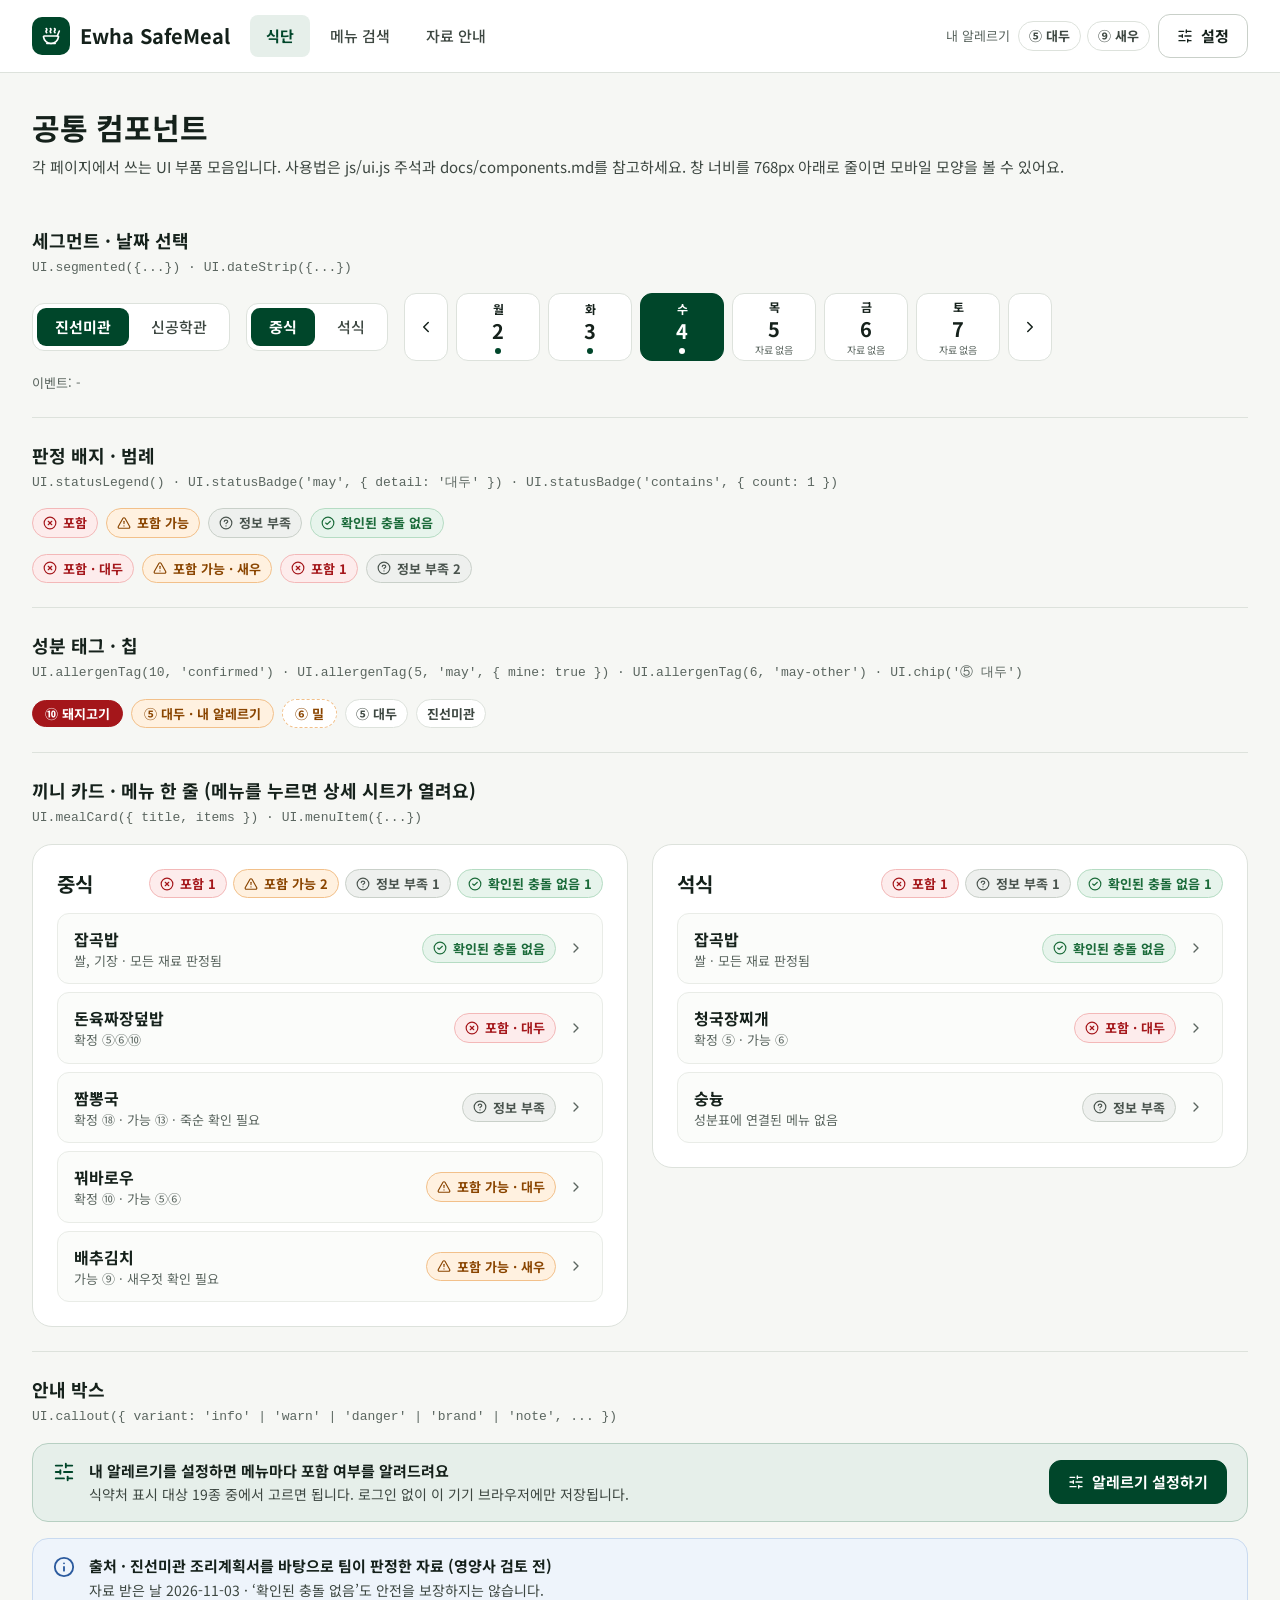
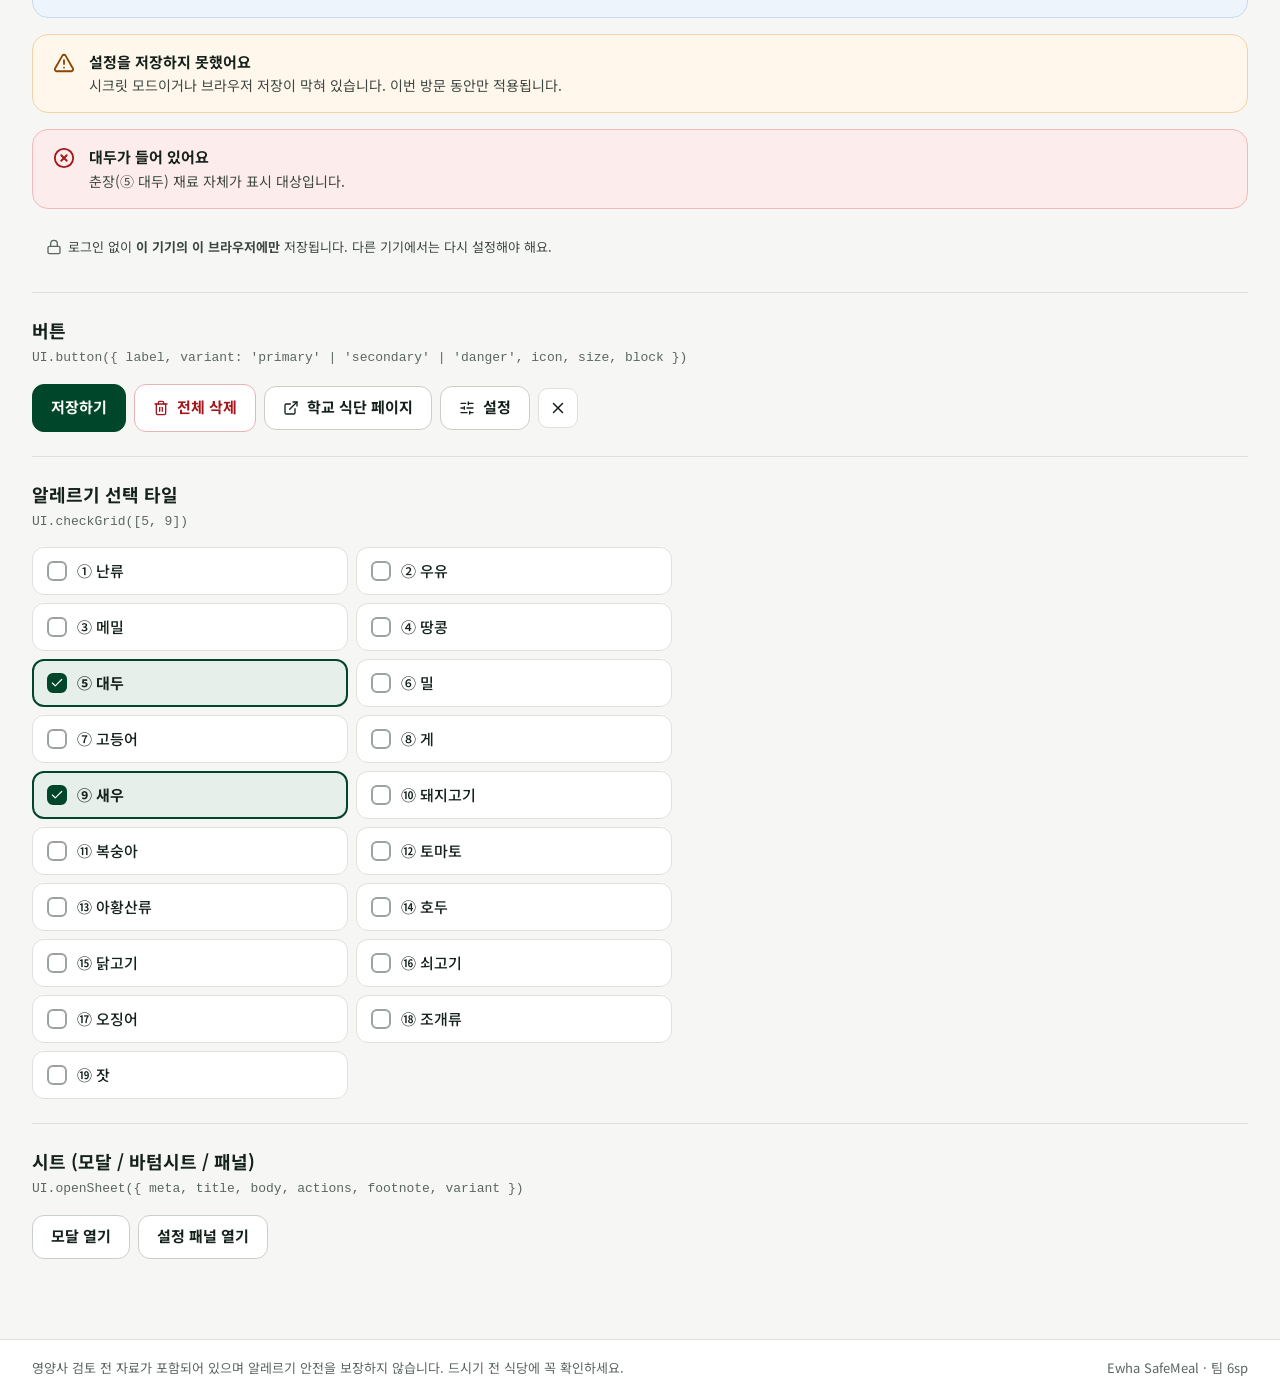
<file: components.html>
<!DOCTYPE html>
<html lang="ko">
<head>
  <meta charset="UTF-8">
  <meta name="viewport" content="width=device-width, initial-scale=1.0">
  <title>공통 컴포넌트 | Ewha SafeMeal</title>
  <link rel="preconnect" href="https://fonts.googleapis.com">
  <link rel="preconnect" href="https://fonts.gstatic.com" crossorigin>
  <link href="https://fonts.googleapis.com/css2?family=Noto+Sans+KR:wght@400;500;700&display=swap" rel="stylesheet">
  <link rel="stylesheet" href="css/tokens.css">
  <link rel="stylesheet" href="css/base.css">
  <link rel="stylesheet" href="css/components.css">
  <style>
    /* 이 페이지(미리보기) 전용 스타일 */
    .demo { padding: 24px 0; border-top: 1px solid var(--color-border); }
    .demo:first-of-type { border-top: 0; }
    .demo > h2 { font-size: 18px; font-weight: 700; margin-bottom: 4px; }
    .demo > code { display: block; margin-bottom: 16px; font-size: 13px; color: var(--color-text-3); }
    .demo-box { max-width: 640px; }
    .demo-row { display: flex; flex-wrap: wrap; align-items: center; gap: 16px; }
  </style>
</head>
<body>
  <main class="page container">
    <div class="page-head">
      <h1 class="page-title">공통 컴포넌트</h1>
      <p class="page-desc">각 페이지에서 쓰는 UI 부품 모음입니다. 사용법은 js/ui.js 주석과 docs/components.md를 참고하세요. 창 너비를 768px 아래로 줄이면 모바일 모양을 볼 수 있어요.</p>
    </div>

    <section class="demo">
      <h2>세그먼트 · 날짜 선택</h2>
      <code>UI.segmented({...}) · UI.dateStrip({...})</code>
      <div class="demo-row" id="demo-controls"></div>
      <p class="text-sm text-muted" id="demo-event-log" style="margin-top:12px">이벤트: -</p>
    </section>

    <section class="demo">
      <h2>판정 배지 · 범례</h2>
      <code>UI.statusLegend() · UI.statusBadge('may', { detail: '대두' }) · UI.statusBadge('contains', { count: 1 })</code>
      <div class="stack" id="demo-status"></div>
    </section>

    <section class="demo">
      <h2>성분 태그 · 칩</h2>
      <code>UI.allergenTag(10, 'confirmed') · UI.allergenTag(5, 'may', { mine: true }) · UI.allergenTag(6, 'may-other') · UI.chip('⑤ 대두')</code>
      <div class="cluster" id="demo-tags"></div>
    </section>

    <section class="demo">
      <h2>끼니 카드 · 메뉴 한 줄 (메뉴를 누르면 상세 시트가 열려요)</h2>
      <code>UI.mealCard({ title, items }) · UI.menuItem({...})</code>
      <div class="meal-grid" id="demo-meals"></div>
    </section>

    <section class="demo">
      <h2>안내 박스</h2>
      <code>UI.callout({ variant: 'info' | 'warn' | 'danger' | 'brand' | 'note', ... })</code>
      <div class="stack" id="demo-callouts"></div>
    </section>

    <section class="demo">
      <h2>버튼</h2>
      <code>UI.button({ label, variant: 'primary' | 'secondary' | 'danger', icon, size, block })</code>
      <div class="cluster" id="demo-buttons"></div>
    </section>

    <section class="demo">
      <h2>알레르기 선택 타일</h2>
      <code>UI.checkGrid([5, 9])</code>
      <div class="demo-box" id="demo-checks"></div>
    </section>

    <section class="demo">
      <h2>시트 (모달 / 바텀시트 / 패널)</h2>
      <code>UI.openSheet({ meta, title, body, actions, footnote, variant })</code>
      <div class="cluster" id="demo-sheets"></div>
    </section>
  </main>

  <script src="js/icons.js"></script>
  <script src="js/constants.js"></script>
  <script src="js/ui.js"></script>
  <script>
    UI.mountLayout({ active: 'menu' });
    UI.setHeaderAllergens([5, 9]);
    const $ = (id) => document.getElementById(id);

    // 세그먼트 · 날짜
    $('demo-controls').innerHTML =
      UI.segmented({
        name: 'cafeteria', value: 'jinsunmi', label: '식당 선택',
        options: SM.CAFETERIAS.map((c) => ({ value: c.id, label: c.name })),
      }) +
      UI.segmented({
        name: 'meal', value: 'lunch', label: '끼니 선택',
        options: [{ value: 'lunch', label: '중식' }, { value: 'dinner', label: '석식' }],
      }) +
      UI.dateStrip({
        selected: '2026-11-04',
        days: [
          { date: '2026-11-02', dow: '월', day: 2, hasData: true },
          { date: '2026-11-03', dow: '화', day: 3, hasData: true },
          { date: '2026-11-04', dow: '수', day: 4, hasData: true },
          { date: '2026-11-05', dow: '목', day: 5, hasData: false },
          { date: '2026-11-06', dow: '금', day: 6, hasData: false },
          { date: '2026-11-07', dow: '토', day: 7, hasData: false },
        ],
      });
    ['sm:segment', 'sm:date', 'sm:week'].forEach((name) =>
      document.addEventListener(name, (e) => { $('demo-event-log').textContent = `이벤트: ${name} ${JSON.stringify(e.detail)}`; })
    );

    // 배지
    $('demo-status').innerHTML =
      UI.statusLegend() +
      `<div class="cluster">${UI.statusBadge('contains', { detail: '대두' })}${UI.statusBadge('may', { detail: '새우' })}${UI.statusBadge('contains', { count: 1 })}${UI.statusBadge('unknown', { count: 2 })}</div>`;

    // 태그 · 칩
    $('demo-tags').innerHTML =
      UI.allergenTag(10, 'confirmed') + UI.allergenTag(5, 'may', { mine: true }) + UI.allergenTag(6, 'may-other') +
      UI.chip('⑤ 대두') + UI.chip('진선미관');

    // 끼니 카드 (Figma 01 화면 예시 데이터)
    const lunch = [
      { id: 'l1', name: '잡곡밥', desc: '쌀, 기장 · 모든 재료 판정됨', status: 'clear' },
      { id: 'l2', name: '돈육짜장덮밥', desc: '확정 ⑤⑥⑩', status: 'contains', statusDetail: '대두' },
      { id: 'l3', name: '짬뽕국', desc: '확정 ⑱ · 가능 ⑬ · 죽순 확인 필요', status: 'unknown' },
      { id: 'l4', name: '꿔바로우', desc: '확정 ⑩ · 가능 ⑤⑥', status: 'may', statusDetail: '대두' },
      { id: 'l5', name: '배추김치', desc: '가능 ⑨ · 새우젓 확인 필요', status: 'may', statusDetail: '새우' },
    ];
    const dinner = [
      { id: 'd1', name: '잡곡밥', desc: '쌀 · 모든 재료 판정됨', status: 'clear' },
      { id: 'd2', name: '청국장찌개', desc: '확정 ⑤ · 가능 ⑥', status: 'contains', statusDetail: '대두' },
      { id: 'd3', name: '숭늉', desc: '성분표에 연결된 메뉴 없음', status: 'unknown' },
    ];
    $('demo-meals').innerHTML = UI.mealCard({ title: '중식', items: lunch }) + UI.mealCard({ title: '석식', items: dinner });

    // 메뉴 클릭 → 상세 시트 (실제 내용은 장은서 님 상세 페이지에서)
    document.addEventListener('click', (e) => {
      const item = e.target.closest('[data-menu-id]');
      if (!item) return;
      const name = item.querySelector('.menu-item__name').textContent;
      UI.openSheet({
        meta: ['진선미관', '11월 4일 (수) 중식'],
        title: name,
        body:
          UI.callout({ variant: 'warn', title: '대두가 들어 있을 수 있어요', text: '냉동꿔바로우 제품의 원재료를 확인하지 못해 ‘포함 가능’으로 표시합니다.' }) +
          `<div><p class="section-label">내 알레르기 판정</p>
            ${UI.judgeRow({ allergenId: 5, desc: '포함 가능 목록에 있음', status: 'may' })}
            ${UI.judgeRow({ allergenId: 9, desc: '목록에는 없지만 가공품 확인 전', status: 'unknown' })}
          </div>` +
          `<div><p class="section-label">성분</p>
            ${UI.tagRow('확정', UI.allergenTag(10, 'confirmed'))}
            ${UI.tagRow('포함 가능', UI.allergenTag(5, 'may', { mine: true }) + UI.allergenTag(6, 'may-other'))}
          </div>` +
          `<div>${UI.infoRow('확인 필요 재료', '냉동꿔바로우 (가공품)')}${UI.infoRow('출처', '진선미관 조리계획서 기반 팀 판정 · 영양사 검토 전')}${UI.infoRow('자료 받은 날', '2026-11-03')}</div>`,
        actions:
          UI.button({ label: '학교 식단 페이지', icon: 'external-link', href: '#' }) +
          UI.button({ label: '닫기', variant: 'primary', attrs: { 'data-sheet-close': true } }),
        footnote: '‘확인된 충돌 없음’을 포함해 어떤 표시도 알레르기 안전을 보장하지 않습니다. 심한 알레르기가 있다면 드시기 전 식당에 확인하세요.',
      });
    });

    // 안내 박스
    $('demo-callouts').innerHTML =
      UI.callout({ variant: 'brand', title: '내 알레르기를 설정하면 메뉴마다 포함 여부를 알려드려요', text: '식약처 표시 대상 19종 중에서 고르면 됩니다. 로그인 없이 이 기기 브라우저에만 저장됩니다.', action: UI.button({ label: '알레르기 설정하기', variant: 'primary', icon: 'sliders', attrs: { 'data-open-settings': true } }) }) +
      UI.callout({ variant: 'info', title: '출처 · 진선미관 조리계획서를 바탕으로 팀이 판정한 자료 (영양사 검토 전)', text: '자료 받은 날 2026-11-03 · ‘확인된 충돌 없음’도 안전을 보장하지는 않습니다.' }) +
      UI.callout({ variant: 'warn', title: '설정을 저장하지 못했어요', text: '시크릿 모드이거나 브라우저 저장이 막혀 있습니다. 이번 방문 동안만 적용됩니다.' }) +
      UI.callout({ variant: 'danger', title: '대두가 들어 있어요', text: '춘장(⑤ 대두) 재료 자체가 표시 대상입니다.' }) +
      UI.callout({ variant: 'note', html: true, text: '로그인 없이 <b>이 기기의 이 브라우저에만</b> 저장됩니다. 다른 기기에서는 다시 설정해야 해요.' });

    // 버튼
    $('demo-buttons').innerHTML =
      UI.button({ label: '저장하기', variant: 'primary', size: 'lg' }) +
      UI.button({ label: '전체 삭제', variant: 'danger', icon: 'trash', size: 'lg' }) +
      UI.button({ label: '학교 식단 페이지', icon: 'external-link' }) +
      UI.button({ label: '설정', icon: 'sliders' }) +
      UI.iconButton({ icon: 'close', label: '닫기' });

    // 체크 타일
    $('demo-checks').innerHTML = UI.checkGrid([5, 9]);

    // 시트
    $('demo-sheets').innerHTML =
      UI.button({ label: '모달 열기', attrs: { id: 'open-modal' } }) +
      UI.button({ label: '설정 패널 열기', attrs: { id: 'open-panel' } });
    $('open-modal').addEventListener('click', () =>
      UI.openSheet({ meta: ['진선미관'], title: '모달 예시', body: '<p>모바일에서는 아래에서 올라오는 바텀시트로 바뀌어요.</p>',
        actions: UI.button({ label: '닫기', variant: 'primary', attrs: { 'data-sheet-close': true } }) })
    );
    const openPanel = () =>
      UI.openSheet({
        variant: 'panel', title: '내 알레르기 설정',
        body: `<p class="page-desc">식약처 표시 대상 19종 중 피해야 하는 성분을 고르세요.</p>${UI.checkGrid([5, 9])}`,
        actions: UI.button({ label: '전체 삭제', variant: 'danger', icon: 'trash', size: 'lg' }) +
                 UI.button({ label: '저장하기', variant: 'primary', size: 'lg', attrs: { 'data-sheet-close': true, style: 'flex:1' } }),
      });
    $('open-panel').addEventListener('click', openPanel);
    document.addEventListener('sm:open-settings', openPanel);
  </script>
</body>
</html>
</file>
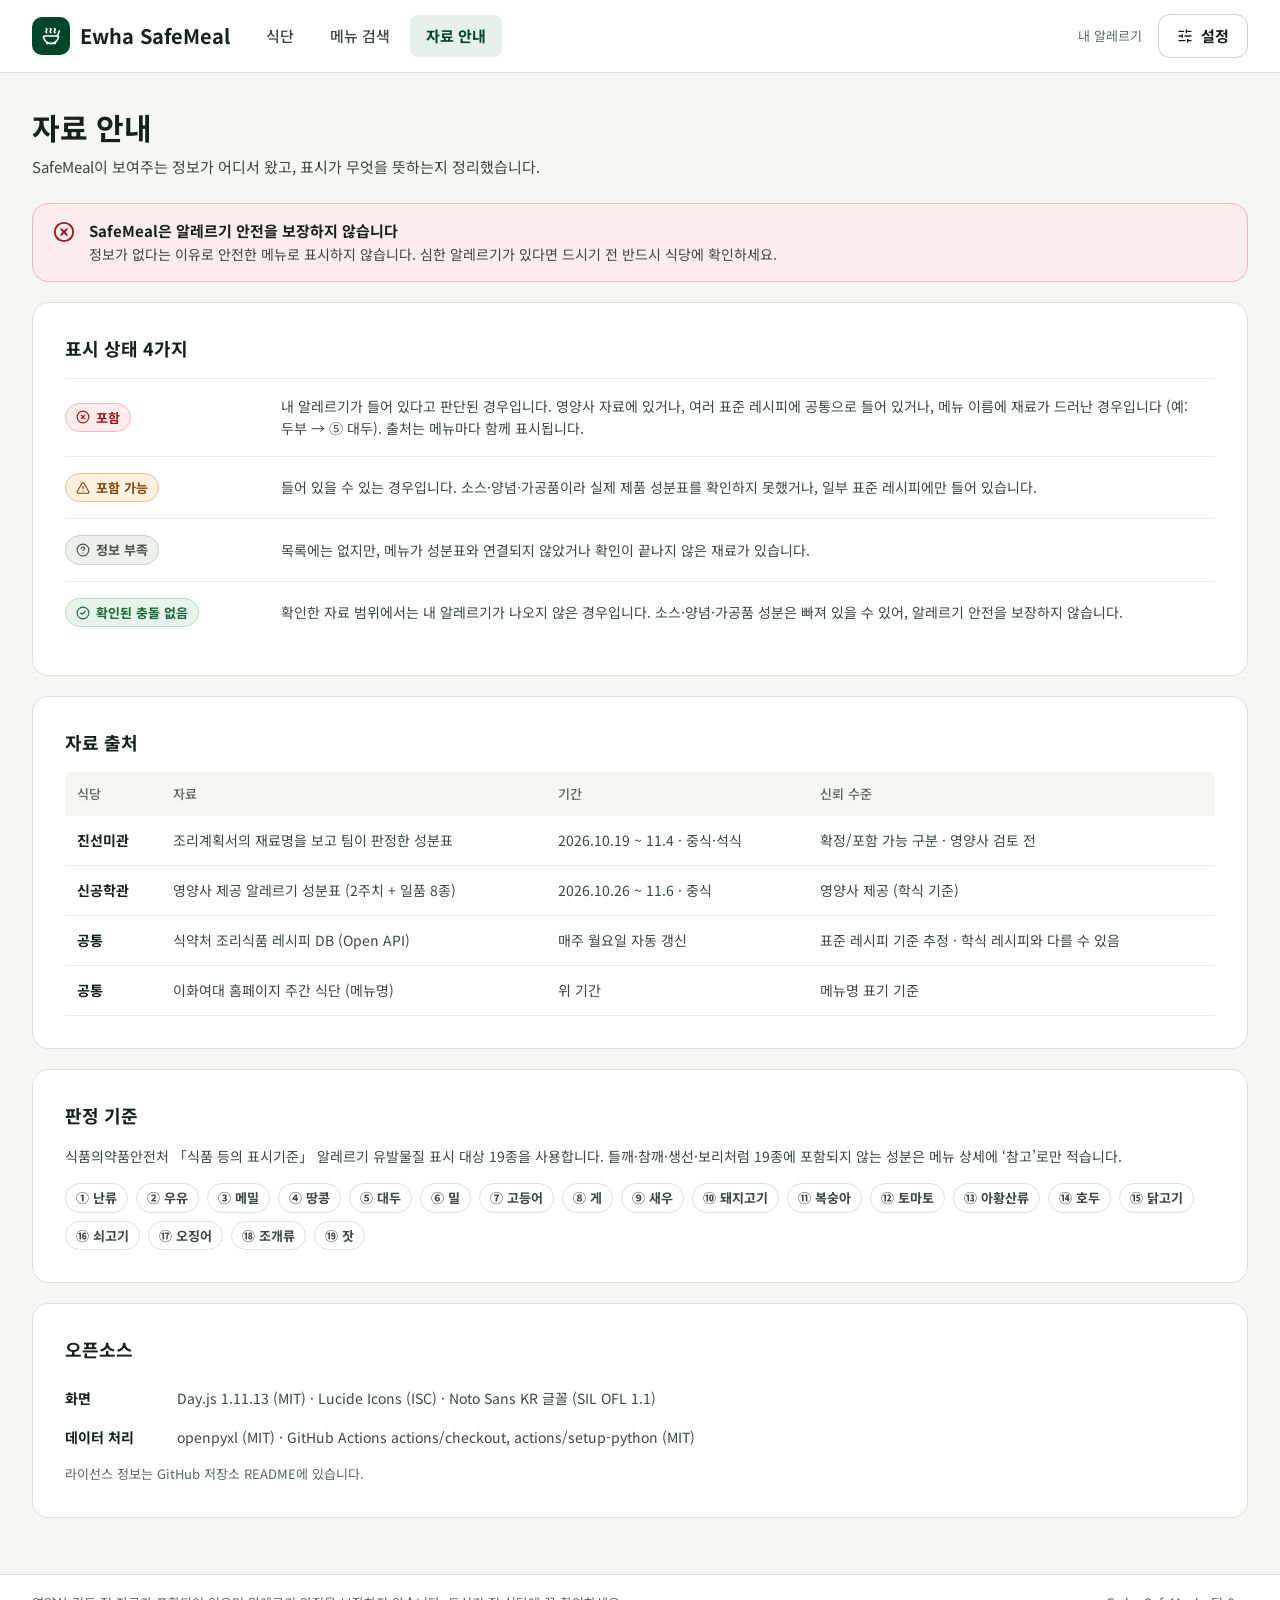
<file: guide.html>
<!DOCTYPE html>
<html lang="ko">
<head>
  <meta charset="UTF-8">
  <meta name="viewport" content="width=device-width, initial-scale=1.0">
  <title>자료 안내 | Ewha SafeMeal</title>
  <link rel="preconnect" href="https://fonts.googleapis.com">
  <link rel="preconnect" href="https://fonts.gstatic.com" crossorigin>
  <link href="https://fonts.googleapis.com/css2?family=Noto+Sans+KR:wght@400;500;700&display=swap" rel="stylesheet">
  <link rel="stylesheet" href="css/tokens.css">
  <link rel="stylesheet" href="css/base.css">
  <link rel="stylesheet" href="css/components.css">
  <link rel="stylesheet" href="css/pages/settings.css">
  <!-- 자료 안내 화면 전용 CSS (이채은) -->
  <link rel="stylesheet" href="css/pages/guide.css">
</head>
<body>
  <!-- 담당: 이채은 (자료 안내) -->
  <main class="page container" id="app">
    <div class="page-head">
      <h1 class="page-title">자료 안내</h1>
      <p class="page-desc">SafeMeal이 보여주는 정보가 어디서 왔고, 표시가 무엇을 뜻하는지 정리했습니다.</p>
    </div>

    <!-- 경고 박스, 상태 목록, 알레르기 칩은 js/pages/guide.js가 채움 -->
    <div class="guide">
      <div id="guide-warning"></div>

      <section class="guide-card" aria-labelledby="guide-status-title">
        <h2 class="guide-card__title" id="guide-status-title">표시 상태 4가지</h2>
        <ul class="status-list" id="guide-status-list"></ul>
      </section>

      <section class="guide-card" aria-labelledby="guide-source-title">
        <h2 class="guide-card__title" id="guide-source-title">자료 출처</h2>
        <table class="source-table">
          <thead>
            <tr>
              <th scope="col">식당</th>
              <th scope="col">자료</th>
              <th scope="col">기간</th>
              <th scope="col">신뢰 수준</th>
            </tr>
          </thead>
          <tbody>
            <tr>
              <td data-label="식당">진선미관</td>
              <td data-label="자료">조리계획서의 재료명을 보고 팀이 판정한 성분표</td>
              <td data-label="기간">2026.10.19 ~ 11.4 · 중식·석식</td>
              <td data-label="신뢰 수준">확정/포함 가능 구분 · 영양사 검토 전</td>
            </tr>
            <tr>
              <td data-label="식당">신공학관</td>
              <td data-label="자료">영양사 제공 알레르기 성분표 (2주치 + 일품 8종)</td>
              <td data-label="기간">2026.10.26 ~ 11.6 · 중식</td>
              <td data-label="신뢰 수준">영양사 제공 (학식 기준)</td>
            </tr>
            <tr>
              <td data-label="식당">공통</td>
              <td data-label="자료">식약처 조리식품 레시피 DB (Open API)</td>
              <td data-label="기간">매주 월요일 자동 갱신</td>
              <td data-label="신뢰 수준">표준 레시피 기준 추정 · 학식 레시피와 다를 수 있음</td>
            </tr>
            <tr>
              <td data-label="식당">공통</td>
              <td data-label="자료">이화여대 홈페이지 주간 식단 (메뉴명)</td>
              <td data-label="기간">위 기간</td>
              <td data-label="신뢰 수준">메뉴명 표기 기준</td>
            </tr>
          </tbody>
        </table>
      </section>

      <section class="guide-card" aria-labelledby="guide-rule-title">
        <h2 class="guide-card__title" id="guide-rule-title">판정 기준</h2>
        <p class="guide-card__text">
          식품의약품안전처 「식품 등의 표시기준」 알레르기 유발물질 표시 대상 19종을 사용합니다.
          들깨·참깨·생선·보리처럼 19종에 포함되지 않는 성분은 메뉴 상세에 ‘참고’로만 적습니다.
        </p>
        <div class="cluster allergen-chips" id="guide-allergens"></div>
      </section>

      <section class="guide-card" aria-labelledby="guide-oss-title">
        <h2 class="guide-card__title" id="guide-oss-title">오픈소스</h2>
        <dl class="oss-list">
          <div class="oss-list__row">
            <dt>화면</dt>
            <dd>Day.js 1.11.13 (MIT) · Lucide Icons (ISC) · Noto Sans KR 글꼴 (SIL OFL 1.1)</dd>
          </div>
          <div class="oss-list__row">
            <dt>데이터 처리</dt>
            <dd>openpyxl (MIT) · GitHub Actions actions/checkout, actions/setup-python (MIT)</dd>
          </div>
        </dl>
        <p class="guide-card__text oss-list__note">라이선스 정보는 GitHub 저장소 README에 있습니다.</p>
      </section>
    </div>
  </main>

  <script src="js/icons.js"></script>
  <script src="js/constants.js"></script>
  <script src="js/ui.js"></script>
  <script>UI.mountLayout({ active: 'guide' });</script>
  <script src="js/pages/settings.js"></script>
  <!-- 자료 안내 화면 전용 JS (이채은) -->
  <script src="js/pages/guide.js"></script>
</body>
</html>
</file>
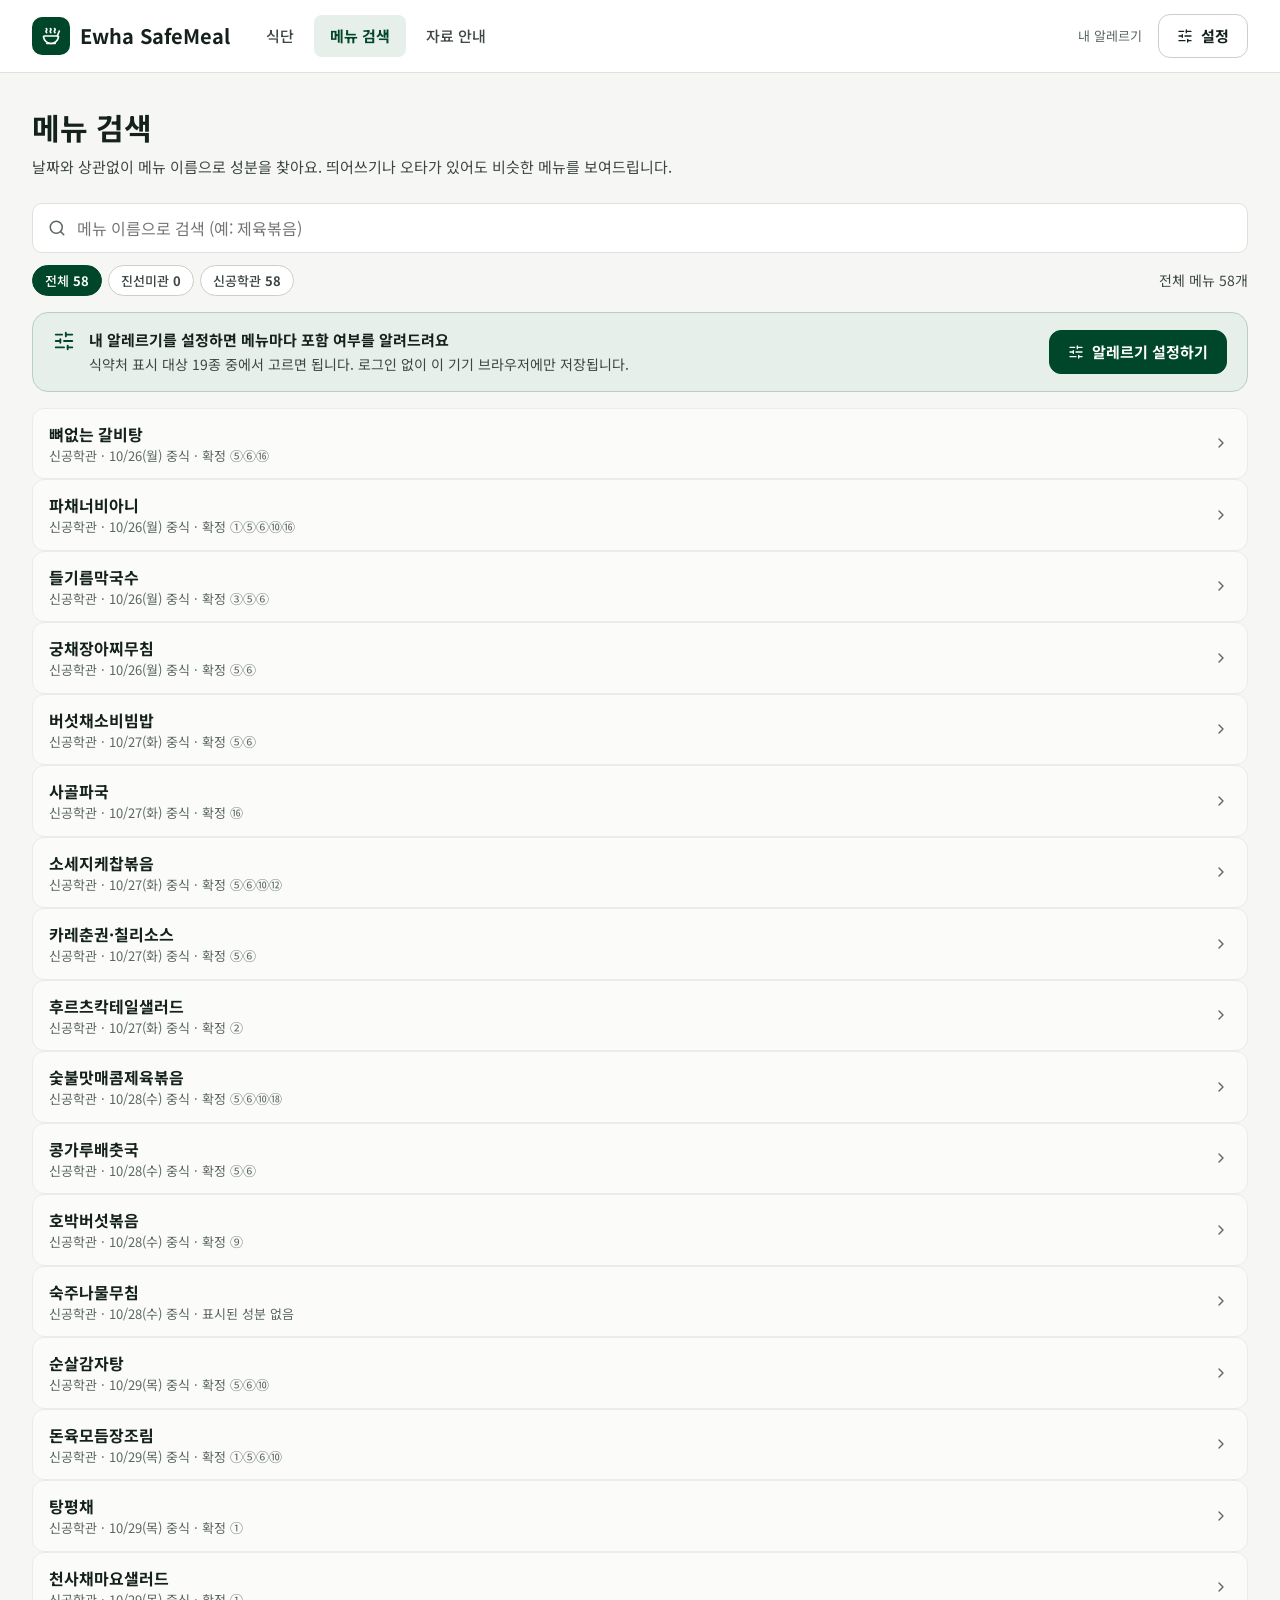
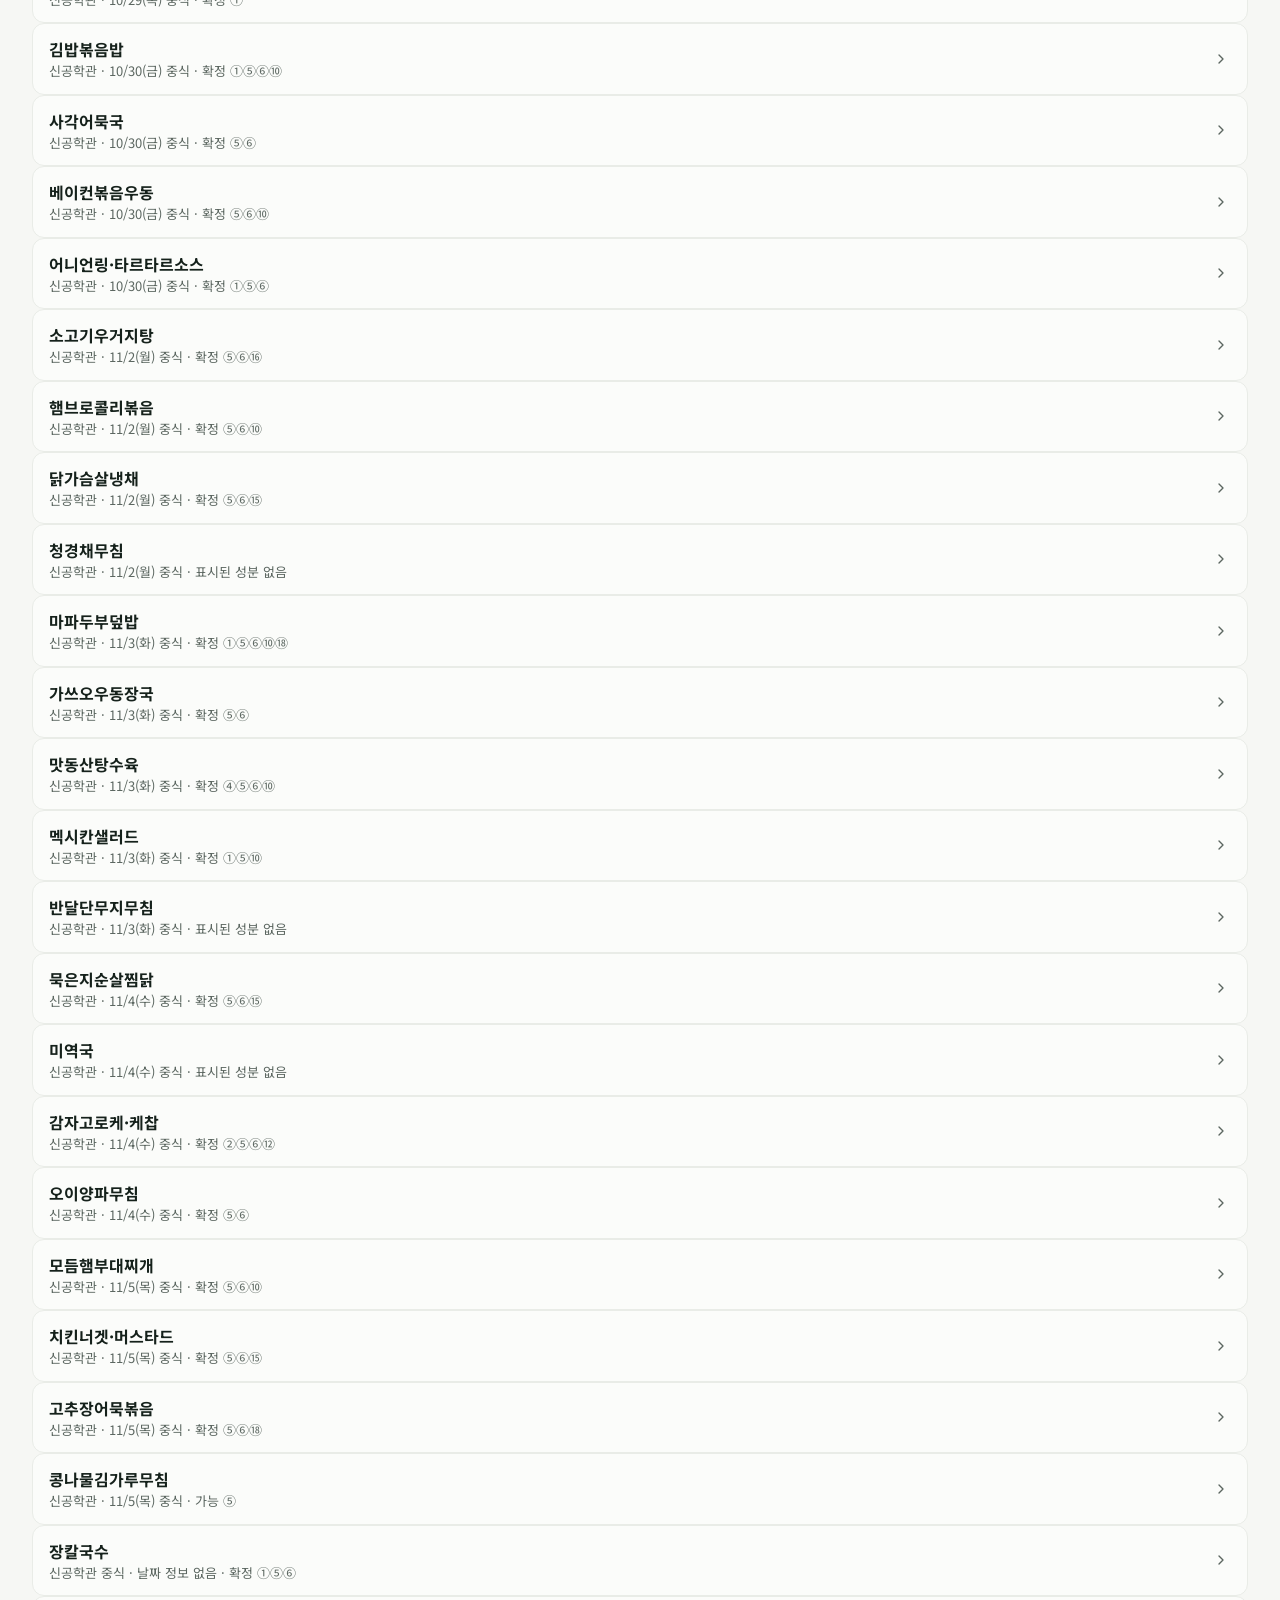
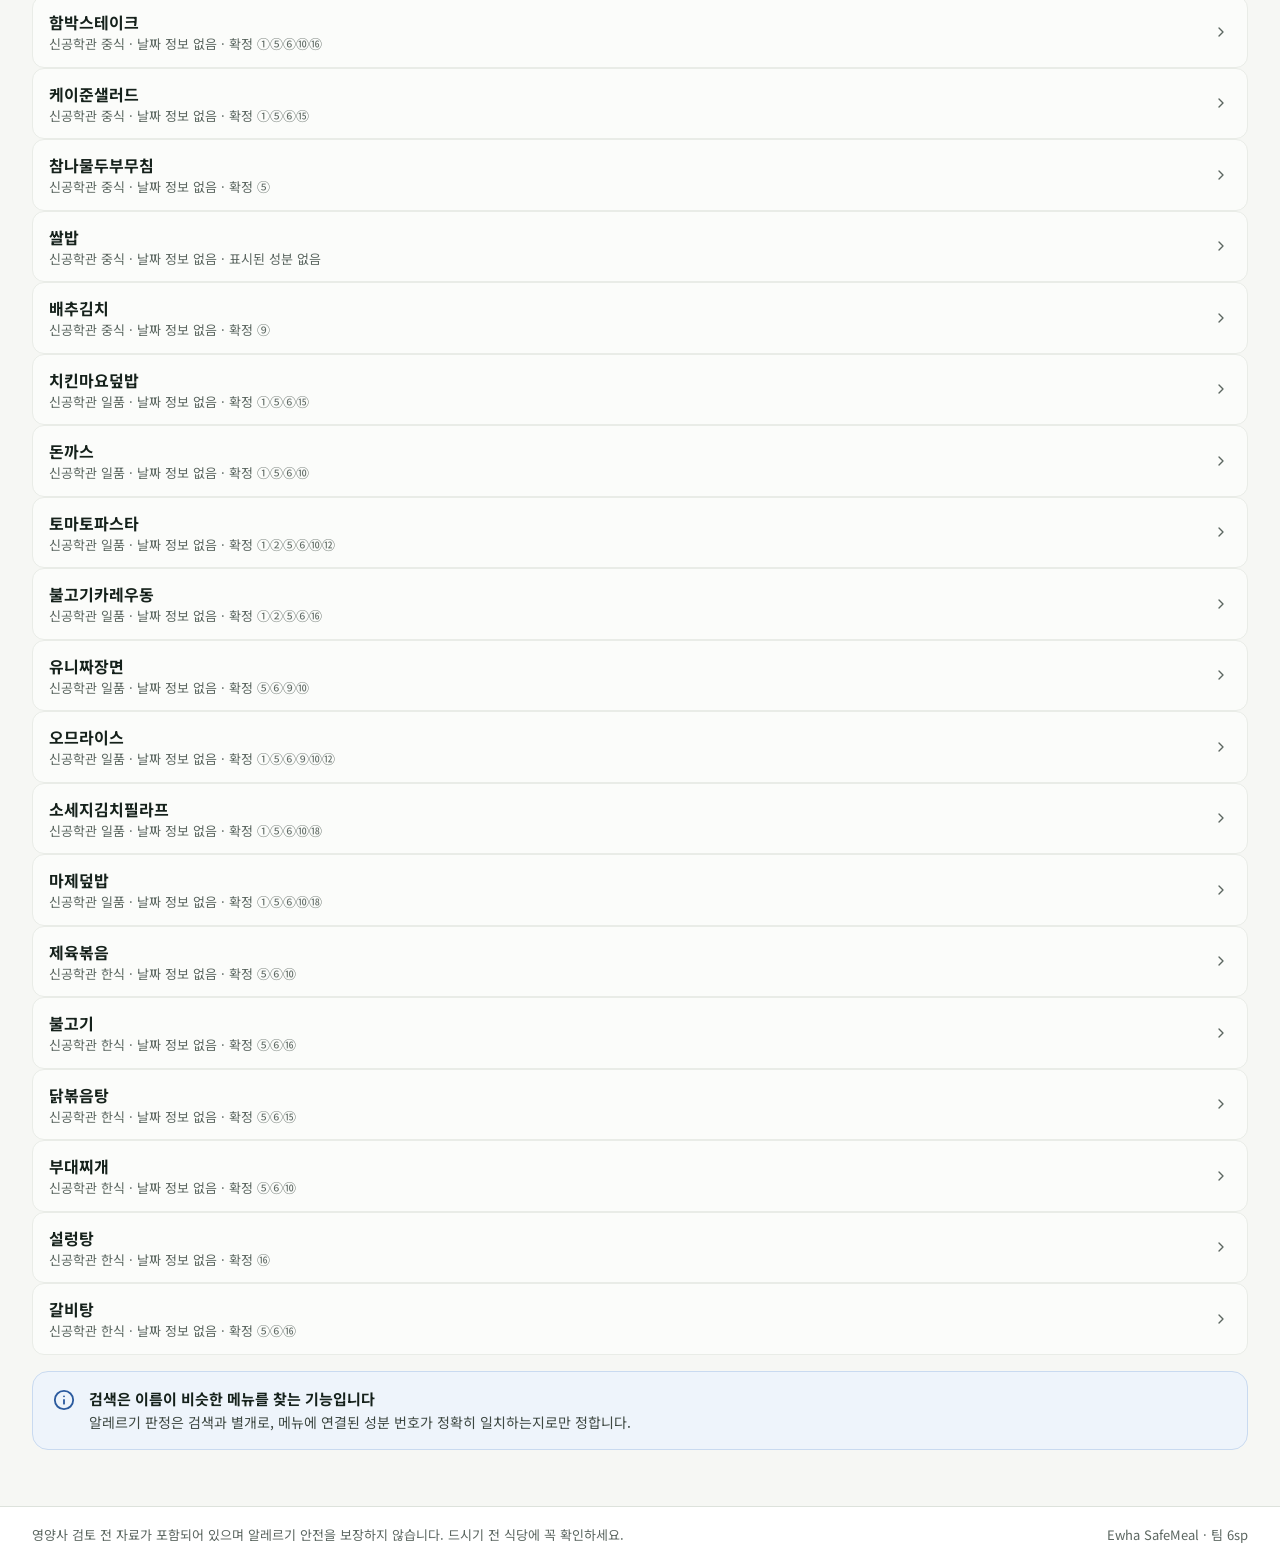
<file: search.html>
<!DOCTYPE html>
<html lang="ko">
<head>
  <meta charset="UTF-8">
  <meta name="viewport" content="width=device-width, initial-scale=1.0">
  <title>메뉴 검색 | Ewha SafeMeal</title>
  <link rel="preconnect" href="https://fonts.googleapis.com">
  <link rel="preconnect" href="https://fonts.gstatic.com" crossorigin>
  <link href="https://fonts.googleapis.com/css2?family=Noto+Sans+KR:wght@400;500;700&display=swap" rel="stylesheet">
  <link rel="stylesheet" href="css/tokens.css">
  <link rel="stylesheet" href="css/base.css">
  <link rel="stylesheet" href="css/components.css">
  <link rel="stylesheet" href="css/pages/settings.css">
  <!-- 검색 화면 전용 CSS (장은서) -->
  <link rel="stylesheet" href="css/pages/search.css">
</head>
<body>
  <!-- 담당: 장은서 (메뉴 검색·상세) -->
  <main class="page container" id="app">
    <div class="page-head">
      <h1 class="page-title">메뉴 검색</h1>
      <p class="page-desc">날짜와 상관없이 메뉴 이름으로 성분을 찾아요. 띄어쓰기나 오타가 있어도 비슷한 메뉴를 보여드립니다.</p>
    </div>
    <div class="search-box">
      <label for="search-input" class="sr-only">메뉴 이름으로 검색</label>
      <input type="search" id="search-input" class="search-box__input" placeholder="메뉴 이름으로 검색 (예: 제육볶음)">
    </div>
    <div class="search-filter">
      <div id="search-chips" class="search-chips" role="group" aria-label="식당 선택"></div>
      <p id="search-summary" class="search-summary"></p>
    </div>
    <div id="search-notice" class="search-notice"></div>
    <div id="search-results" class="search-results"></div>
    <div id="search-guide" class="search-guide"></div>
  </main>

  <script src="js/icons.js"></script>
  <script src="js/constants.js"></script>
  <script src="js/ui.js"></script>
  <script>UI.mountLayout({ active: 'search' });</script>
  <script src="js/pages/settings.js"></script>
  <!-- 알레르기 데이터 조회 (채은님): js/pages/search.js보다 먼저 와야 함 -->
  <script src="js/lookup.js"></script>
  <!-- 검색 화면 전용 JS (장은서) -->
  <script src="js/pages/search.js"></script>
</body>
</html>
</file>
<file: css/tokens.css>
/* =========================================================
   SafeMeal 디자인 토큰 (Figma: Ewha-SafeMeal-UI 기준)
   - 색상/글꼴/모서리/간격은 여기 값만 쓰고, 페이지 CSS에 hex를 직접 쓰지 마세요.
   ========================================================= */
:root {
  /* 브랜드 */
  --color-brand: #00462a;
  --color-brand-soft: #e6efea;
  --color-brand-border: #b7cfc2;

  /* 배경/면 */
  --color-bg: #f6f7f4;
  --color-surface: #ffffff;
  --color-surface-sub: #fbfcfa;
  --color-overlay: rgba(21, 33, 27, 0.6);

  /* 선 */
  --color-border: #dde2dc;
  --color-border-strong: #c9d0c9;
  --color-divider: #e9ece7;
  --color-control: #9aa39d;      /* 체크박스 테두리 */

  /* 글자 */
  --color-text: #15211b;
  --color-text-2: #3d4741;
  --color-text-3: #5b6660;

  /* 판정 상태 4가지 (포함 / 포함 가능 / 정보 부족 / 확인된 충돌 없음) */
  --status-contains-bg: #fdecec;
  --status-contains-border: #f3b8b8;
  --status-contains-fg: #a4161a;

  --status-may-bg: #fff1e0;
  --status-may-border: #f2c08a;
  --status-may-fg: #8a4500;

  --status-unknown-bg: #eef0ee;
  --status-unknown-border: #c9d0c9;
  --status-unknown-fg: #4a544e;

  --status-clear-bg: #e7f4ec;
  --status-clear-border: #b5dcc3;
  --status-clear-fg: #1b6b3a;

  /* 안내 박스 */
  --callout-info-bg: #eef4fb;
  --callout-info-border: #c9daf0;
  --callout-info-fg: #2b5a9e;
  --callout-warn-bg: #fff7ec;
  --callout-warn-border: #f2d3a8;
  --callout-danger-border-soft: #e7b3b3; /* 위험 버튼 테두리 */

  /* 글꼴 */
  --font-sans: "Noto Sans KR", -apple-system, BlinkMacSystemFont, "Apple SD Gothic Neo", sans-serif;

  /* 모서리 */
  --radius-sm: 8px;
  --radius-md: 10px;
  --radius-lg: 12px;
  --radius-xl: 16px;
  --radius-2xl: 20px;
  --radius-pill: 999px;

  /* 레이아웃 */
  --container: 1216px;
  --gutter: 1.5rem;   /* 24px */
  --header-h: 72px;
  --tabbar-h: 70px;
}

@media (max-width: 768px) {
  :root {
    --gutter: 1rem;     /* 16px */
    --header-h: 65px;
  }
}
</file>
<file: css/base.css>
/* =========================================================
   기본 스타일: reset, 레이아웃, 글자 크기 유틸
   ========================================================= */
*,
*::before,
*::after { box-sizing: border-box; }

html { -webkit-text-size-adjust: 100%; }

body {
  margin: 0;
  min-height: 100vh;
  display: flex;
  flex-direction: column;
  background: var(--color-bg);
  color: var(--color-text);
  font-family: var(--font-sans);
  font-size: 0.9375rem; /* 15px */
  line-height: 1.5;
  -webkit-font-smoothing: antialiased;
}

h1, h2, h3, h4, p, ul, ol { margin: 0; }
ul, ol { padding: 0; list-style: none; }
a { color: inherit; text-decoration: none; }
button, input, select { font: inherit; color: inherit; }
button { cursor: pointer; background: none; border: 0; padding: 0; }
img, svg { display: block; }
img, video { max-width: 100%; height: auto; }

:focus-visible {
  outline: 3px solid var(--color-brand);
  outline-offset: 2px;
}

/* 화면에는 안 보이지만 스크린리더는 읽는 텍스트 */
.sr-only {
  position: absolute !important;
  width: 1px; height: 1px;
  padding: 0; margin: -1px;
  overflow: hidden; clip: rect(0 0 0 0);
  white-space: nowrap; border: 0;
}

/* ---------- 레이아웃 ---------- */
.container {
  width: 100%;
  max-width: calc(var(--container) + var(--gutter) * 2);
  margin: 0 auto;
  padding: 0 var(--gutter);
}

/* 각 페이지의 본문: <main class="page container"> */
.page {
  flex: 1;
  padding-top: 2rem;
  padding-bottom: 3.5rem;
}

.page-head { margin-bottom: 1.5rem; }
.page-title { font-size: 1.875rem; line-height: 1.5; font-weight: 700; } /* 30px */
.page-desc { margin-top: 0.375rem; font-size: 0.9375rem; color: var(--color-text-2); }

.stack   { display: flex; flex-direction: column; gap: var(--gap, 16px); }
.cluster { display: flex; flex-wrap: wrap; align-items: center; gap: var(--gap, 8px); }

/* ---------- 글자 유틸 ---------- */
.text-sm    { font-size: 0.8125rem; line-height: 1.5; } /* 13px */
.text-xs    { font-size: 0.75rem; line-height: 1.5; }   /* 12px */
.text-muted { color: var(--color-text-3); }

@media (max-width: 768px) {
  /* 모바일: 하단 탭바 높이만큼 여백 */
  body { padding-bottom: calc(var(--tabbar-h) + env(safe-area-inset-bottom)); }
  .page { padding-top: 1rem; padding-bottom: 1.5rem; }
  .page-title { font-size: 1.5rem; }   /* 24px */
  .page-desc { font-size: 0.875rem; }  /* 14px */
}
</file>
<file: css/components.css>
/* =========================================================
   SafeMeal 공통 컴포넌트
   - 각 블록 위 주석의 Figma 이름/노드로 원본을 찾을 수 있어요.
   - HTML은 js/ui.js의 함수가 만들어 줍니다. (components.html에서 예시 확인)
   ========================================================= */

.icon { flex-shrink: 0; }

/* ---------------------------------------------------------
   1. Header (Figma: "box: Ewha SafeMeal")
   --------------------------------------------------------- */
.site-header {
  position: sticky;
  top: 0;
  z-index: 50;
  background: var(--color-surface);
  border-bottom: 1px solid var(--color-border);
}
.site-header__inner {
  display: flex;
  align-items: center;
  gap: 1.25rem;
  height: var(--header-h);
}
.brand {
  display: flex;
  align-items: center;
  gap: 0.625rem;
  font-size: 1.25rem;
  line-height: 30px;
  font-weight: 700;
  white-space: nowrap;
}
.brand__mark {
  display: grid;
  place-items: center;
  width: 38px;
  height: 38px;
  border-radius: var(--radius-md);
  background: var(--color-brand);
  color: #fff;
}
.site-nav { display: flex; gap: 0.25rem; flex-shrink: 0; }
.site-nav__link {
  white-space: nowrap;
  padding: 0.625rem 1rem;
  border-radius: var(--radius-sm);
  font-size: 0.9375rem;
  line-height: 22.5px;
  font-weight: 500;
  color: var(--color-text-2);
}
.site-nav__link:hover { background: var(--color-bg); }
.site-nav__link[aria-current="page"] {
  background: var(--color-brand-soft);
  color: var(--color-brand);
  font-weight: 700;
}
.site-header__right {
  margin-left: auto;
  display: flex;
  align-items: center;
  gap: 0.5rem;
  min-width: 0;
}
.my-allergens {
  display: flex;
  align-items: center;
  gap: 0.5rem;
}
.my-allergens__label { font-size: 0.8125rem; color: var(--color-text-3); white-space: nowrap; }
.my-allergens__list { display: flex; gap: 0.375rem; }

/* 모바일 전용 설정 버튼 (Figma 모바일: "box: ⑤⑨") */
.settings-compact {
  display: none;
  align-items: center;
  gap: 0.375rem;
  height: 40px;
  padding: 0 0.75rem;
  border: 1px solid var(--color-border);
  border-radius: var(--radius-md);
  font-size: 0.8125rem;
  font-weight: 700;
  min-width: 0;
  max-width: 100%;
}
/* 알레르기 번호가 많아도 버튼 밖으로 넘치지 않게 (전체 목록은 설정 패널에서 확인) */
.settings-compact > span {
  min-width: 0;
  overflow: hidden;
  text-overflow: ellipsis;
  white-space: nowrap;
}

/* 태블릿(769~1023px) 또는 알레르기 5개 이상: 칩 목록 대신 번호 버튼으로 표시
   → 로고 + 메뉴 3개 + 칩이 한 줄에 다 안 들어가 헤더가 넘치는 문제 방지 */
.site-header[data-many-allergens] .my-allergens,
.site-header[data-many-allergens] .site-header__right > .btn { display: none; }
.site-header[data-many-allergens] .settings-compact { display: inline-flex; }

@media (min-width: 769px) and (max-width: 1023px) {
  .my-allergens,
  .site-header__right > .btn { display: none; }
  .settings-compact { display: inline-flex; }
}

@media (max-width: 768px) {
  .brand { font-size: 1.125rem; line-height: 27px; }
  .brand__mark { width: 32px; height: 32px; }
  .site-nav,
  .my-allergens,
  .site-header__right > .btn { display: none; }
  .settings-compact { display: inline-flex; }
}

/* ---------------------------------------------------------
   2. Footer (Figma: "box: 영양사 검토 전 자료가 포함되어…")
   --------------------------------------------------------- */
.site-footer {
  background: var(--color-surface);
  border-top: 1px solid var(--color-border);
  font-size: 0.8125rem;
  line-height: 19.5px;
  color: var(--color-text-3);
}
.site-footer__inner {
  display: flex;
  justify-content: space-between;
  gap: 1rem;
  padding-top: 1.125rem;
  padding-bottom: 1.125rem;
}
@media (max-width: 768px) {
  .site-footer__inner { flex-direction: column; gap: 0.25rem; font-size: 0.75rem; }
}

/* ---------------------------------------------------------
   3. 모바일 하단 탭바 (Figma 모바일: "box: 식단")
   --------------------------------------------------------- */
.tabbar { display: none; }
@media (max-width: 768px) {
  .tabbar {
    position: fixed;
    left: 0; right: 0; bottom: 0;
    z-index: 50;
    display: grid;
    grid-template-columns: repeat(3, 1fr);
    height: calc(var(--tabbar-h) + env(safe-area-inset-bottom));
    padding-bottom: env(safe-area-inset-bottom);
    background: var(--color-surface);
    border-top: 1px solid var(--color-border);
  }
  .tabbar__item {
    display: flex;
    flex-direction: column;
    align-items: center;
    gap: 0.0625rem;
    padding-top: 0.5rem;
    font-size: 0.71875rem;
    line-height: 17px;
    font-weight: 500;
    color: var(--color-text-3);
  }
  .tabbar__item[aria-current="page"] { color: var(--color-brand); font-weight: 700; }
}

/* ---------------------------------------------------------
   4. Button / IconButton
   --------------------------------------------------------- */
.btn {
  display: inline-flex;
  align-items: center;
  justify-content: center;
  gap: 0.5rem;
  height: 44px;
  padding: 0 1.125rem;
  border: 1px solid transparent;
  border-radius: var(--radius-lg);
  font-size: 0.9375rem;
  line-height: 22.5px;
  font-weight: 700;
  white-space: nowrap;
  transition: filter .15s, background-color .15s;
}
.btn--lg { height: 48px; }
.btn--block { display: flex; width: 100%; }
.btn--primary   { background: var(--color-brand); border-color: var(--color-brand); color: #fff; }
.btn--secondary { background: var(--color-surface); border-color: var(--color-border-strong); color: var(--color-text); }
.btn--danger    { background: var(--color-surface); border-color: var(--callout-danger-border-soft); color: var(--status-contains-fg); }
.btn:hover { filter: brightness(0.96); }
.btn--primary:hover { filter: brightness(1.15); }
.btn:disabled { opacity: .45; cursor: not-allowed; filter: none; }

.icon-btn {
  display: inline-grid;
  place-items: center;
  width: 40px;
  height: 40px;
  border: 1px solid var(--color-border);
  border-radius: var(--radius-md);
  background: var(--color-surface);
  color: var(--color-text);
}
.icon-btn:hover { background: var(--color-bg); }

/* ---------------------------------------------------------
   5. Chip (중립 칩: 헤더의 "⑤ 대두", 상세의 "진선미관")
   --------------------------------------------------------- */
.chip {
  display: inline-flex;
  align-items: center;
  height: 29.5px;
  padding: 0 0.625rem;
  border: 1px solid var(--color-border);
  border-radius: var(--radius-pill);
  background: var(--color-surface);
  font-size: 0.8125rem;
  line-height: 19.5px;
  font-weight: 700;
  color: var(--color-text-2);
  white-space: nowrap;
}

/* ---------------------------------------------------------
   6. StatusBadge 판정 배지 4종 (포함 / 포함 가능 / 정보 부족 / 확인된 충돌 없음)
   --------------------------------------------------------- */
.status-badge {
  display: inline-flex;
  align-items: center;
  gap: 0.375rem;
  height: 29.5px;
  padding: 0 0.625rem;
  border: 1px solid;
  border-radius: var(--radius-pill);
  font-size: 0.8125rem;
  line-height: 19.5px;
  font-weight: 700;
  white-space: nowrap;
}
.status-badge--contains { background: var(--status-contains-bg); border-color: var(--status-contains-border); color: var(--status-contains-fg); }
.status-badge--may      { background: var(--status-may-bg);      border-color: var(--status-may-border);      color: var(--status-may-fg); }
.status-badge--unknown  { background: var(--status-unknown-bg);  border-color: var(--status-unknown-border);  color: var(--status-unknown-fg); }
.status-badge--clear    { background: var(--status-clear-bg);    border-color: var(--status-clear-border);    color: var(--status-clear-fg); }

.status-legend { display: flex; flex-wrap: wrap; gap: 0.5rem; }

/* ---------------------------------------------------------
   7. AllergenTag 성분 태그 (메뉴 상세의 "확정 / 포함 가능")
   --------------------------------------------------------- */
.allergen-tag {
  display: inline-flex;
  align-items: center;
  height: 29.5px;
  padding: 0 0.75rem;
  border: 1px solid;
  border-radius: var(--radius-pill);
  font-size: 0.8125rem;
  line-height: 19.5px;
  font-weight: 700;
  white-space: nowrap;
}
/* 확정: 빨간 채움 */
.allergen-tag--confirmed { height: 27.5px; border-color: var(--status-contains-fg); background: var(--status-contains-fg); color: #fff; }
/* 포함 가능 + 내 알레르기 */
.allergen-tag--may { background: var(--status-may-bg); border-color: var(--status-may-border); color: var(--status-may-fg); }
/* 포함 가능이지만 내 알레르기 아님: 점선 */
.allergen-tag--may-other { background: var(--color-surface); border-color: var(--status-may-border); border-style: dashed; color: var(--status-may-fg); }

/* ---------------------------------------------------------
   8. SegmentedControl (식당 선택 "진선미관/신공학관", 모바일 "중식/석식")
   --------------------------------------------------------- */
.segmented {
  display: inline-flex;
  gap: 0.25rem;
  padding: 0.25rem;
  border: 1px solid var(--color-border);
  border-radius: var(--radius-lg);
  background: var(--color-surface);
}
.segmented__option {
  height: 38.5px;
  padding: 0 1.125rem;
  border-radius: 9px;
  font-size: 0.9375rem;
  line-height: 22.5px;
  font-weight: 500;
  color: var(--color-text-2);
}
.segmented__option:hover { background: var(--color-bg); }
.segmented__option[aria-checked="true"] {
  background: var(--color-brand);
  color: #fff;
  font-weight: 700;
}

/* ---------------------------------------------------------
   9. DateStrip 주간 날짜 선택 (Figma: "box: 월" … + 화살표)
   --------------------------------------------------------- */
.date-strip { display: flex; gap: 0.5rem; }
.date-strip__nav,
.date-strip__day {
  display: flex;
  flex-direction: column;
  align-items: center;
  justify-content: center;
  height: 68px;
  border: 1px solid var(--color-border);
  border-radius: var(--radius-lg);
  background: var(--color-surface);
  color: var(--color-text);
}
.date-strip__nav { width: 44px; }
.date-strip__nav:disabled { color: var(--color-border-strong); cursor: not-allowed; }
.date-strip__day { width: 84px; gap: 0.125rem; font-weight: 700; }
.date-strip__day:hover { border-color: var(--color-border-strong); }
.date-strip__dow { font-size: 0.75rem; line-height: 18px; }
.date-strip__num { font-size: 1.25rem; line-height: 22px; }
.date-strip__dot { width: 6px; height: 6px; margin-top: 0.25rem; border-radius: 3px; background: var(--color-brand); }
.date-strip__empty { font-size: 0.625rem; line-height: 15px; font-weight: 400; color: var(--color-text-3); white-space: nowrap; letter-spacing: -0.3px; }
.date-strip__day[aria-pressed="true"] { background: var(--color-brand); border-color: var(--color-brand); color: #fff; }
.date-strip__day[aria-pressed="true"] .date-strip__dot { background: #fff; }
.date-strip__day[aria-pressed="true"] .date-strip__empty { color: rgba(255,255,255,.8); }

@media (max-width: 768px) {
  .date-strip { gap: 0.5rem; width: 100%; }
  .date-strip__nav { width: 40px; height: 64px; flex-shrink: 0; }
  .date-strip__day { flex: 1; width: auto; min-width: 0; height: 64px; }
  .date-strip__num { font-size: 1.125rem; line-height: 20px; }
}

/* ---------------------------------------------------------
   10. MenuItem 메뉴 한 줄 (Figma: "box: 잡곡밥")
   --------------------------------------------------------- */
.menu-item {
  display: flex;
  align-items: center;
  gap: 0.75rem;
  width: 100%;
  min-height: 71.5px;
  padding: 0.75rem 1.125rem 0.75rem 1rem;
  border: 1px solid var(--color-divider);
  border-radius: var(--radius-lg);
  background: var(--color-surface-sub);
  text-align: left;
}
.menu-item:hover { border-color: var(--color-border-strong); background: var(--color-surface); }
.menu-item__text { flex: 1; min-width: 0; }
.menu-item__name,
.menu-item__desc { display: block; }
.menu-item__name { font-size: 1rem; line-height: 24px; font-weight: 700; color: var(--color-text); }
.menu-item__desc { font-size: 0.8125rem; line-height: 19.5px; color: var(--color-text-3); }
.menu-item__chevron { color: var(--color-text-3); }

/* ---------------------------------------------------------
   11. MealCard 끼니 카드 (Figma: "box: 중식" / "box: 석식")
   --------------------------------------------------------- */
.meal-card {
  padding: 1.5rem;
  border: 1px solid var(--color-border);
  border-radius: var(--radius-2xl);
  background: var(--color-surface);
}
.meal-card__head {
  display: flex;
  align-items: center;
  flex-wrap: wrap;
  gap: 0.75rem;
  margin-bottom: 0.875rem;
}
.meal-card__title { font-size: 1.25rem; line-height: 30px; font-weight: 700; margin-right: auto; }
.meal-card__summary { display: flex; flex-wrap: wrap; gap: 0.375rem; }
.meal-card__list { display: flex; flex-direction: column; gap: 0.5rem; }
.meal-card__empty { padding: 1.5rem 0; text-align: center; color: var(--color-text-3); font-size: 0.875rem; }

/* 중식·석식 2단 배치용 */
.meal-grid {
  display: grid;
  grid-template-columns: repeat(2, minmax(0, 1fr));
  gap: 1.5rem;
  align-items: start;
}

@media (max-width: 768px) {
  .meal-grid { grid-template-columns: 1fr; gap: 1rem; }
  .meal-card { padding: 0; border-radius: var(--radius-xl); overflow: hidden; }
  .meal-card__head { margin: 0; padding: 0.875rem; border-bottom: 1px solid var(--color-divider); }
  .meal-card--tabbed .meal-card__title { display: none; }
  .meal-card__list { gap: 0; }
  .menu-item {
    min-height: 54.5px;
    padding: 0.75rem 0.875rem;
    border: 0;
    border-bottom: 1px solid var(--color-divider);
    border-radius: 0;
    background: var(--color-surface);
  }
  .menu-item:last-child { border-bottom: 0; }
  .menu-item__name { font-size: 0.9375rem; line-height: 22.5px; }
  /* 설명줄(성분 번호·출처)은 안전 정보라 모바일에서도 보여 주고, 화살표만 숨김 */
  .menu-item__desc { font-size: 0.75rem; line-height: 18px; }
  .menu-item__chevron { display: none; }
}

/* ---------------------------------------------------------
   12. Callout 안내 박스 (출처 · 경고 · 설정 유도 · 저장 안내)
   --------------------------------------------------------- */
.callout {
  display: flex;
  align-items: flex-start;
  gap: 0.875rem;
  padding: 1rem 1.25rem;
  border: 1px solid;
  border-radius: var(--radius-xl);
}
.callout__icon { margin-top: 0.0625rem; }
.callout__body { flex: 1; min-width: 0; }
.callout__title { font-size: 0.9375rem; line-height: 22.5px; font-weight: 700; color: var(--color-text); }
.callout__text { margin-top: 0.125rem; font-size: 0.875rem; line-height: 21px; color: var(--color-text-2); }
.callout__action { align-self: center; flex-shrink: 0; }

.callout--info   { background: var(--callout-info-bg);   border-color: var(--callout-info-border);   }
.callout--info   .callout__icon { color: var(--callout-info-fg); }
.callout--warn   { background: var(--callout-warn-bg);   border-color: var(--callout-warn-border);   }
.callout--warn   .callout__icon { color: var(--status-may-fg); }
.callout--danger { background: var(--status-contains-bg); border-color: var(--status-contains-border); }
.callout--danger .callout__icon { color: var(--status-contains-fg); }
.callout--brand  { background: var(--color-brand-soft);  border-color: var(--color-brand-border);  }
.callout--brand  .callout__icon { color: var(--color-brand); }

/* 작은 회색 메모 (Figma: "로그인 없이 이 기기의 이 브라우저에만 저장") */
.callout--note {
  gap: 0.375rem;
  padding: 0.75rem 0.875rem;
  border: 0;
  border-radius: var(--radius-lg);
  background: var(--color-bg);
}
.callout--note .callout__icon { color: var(--color-text-3); margin-top: 0.125rem; }
.callout--note .callout__text { margin: 0; font-size: 0.8125rem; line-height: 19.5px; }

@media (max-width: 768px) {
  .callout { flex-wrap: wrap; }
  .callout__action { width: 100%; }
  .callout__action .btn { width: 100%; }
}

/* ---------------------------------------------------------
   13. CheckTile 알레르기 선택 체크박스 (Figma: "box: ① 난류")
   --------------------------------------------------------- */
.check-grid {
  display: grid;
  grid-template-columns: repeat(2, minmax(0, 1fr));
  gap: 0.5rem;
}
.check-tile {
  position: relative;
  display: flex;
  align-items: center;
  gap: 0.625rem;
  height: 48px;
  padding: 0 0.875rem;
  border: 1px solid var(--color-border);
  border-radius: var(--radius-lg);
  background: var(--color-surface);
  font-size: 0.9375rem;
  font-weight: 500;
  cursor: pointer;
  user-select: none;
}
.check-tile:hover { border-color: var(--color-border-strong); }
.check-tile input { position: absolute; opacity: 0; pointer-events: none; }
.check-tile__box {
  display: grid;
  place-items: center;
  width: 20px;
  height: 20px;
  border: 2px solid var(--color-control);
  border-radius: 6px;
  color: transparent;
}
.check-tile:has(input:checked) {
  border: 2px solid var(--color-brand);
  padding: 0 0.8125rem;
  background: var(--color-brand-soft);
  font-weight: 700;
}
.check-tile:has(input:checked) .check-tile__box {
  border-color: var(--color-brand);
  background: var(--color-brand);
  color: #fff;
}
.check-tile:has(input:focus-visible) { outline: 3px solid var(--color-brand); outline-offset: 2px; }

/* ---------------------------------------------------------
   14. 상세 화면용 행 (JudgeRow: "⑤ 대두 | 설명 | 배지", InfoRow: "출처 | 값")
   --------------------------------------------------------- */
.section-label { font-size: 0.9375rem; line-height: 22.5px; font-weight: 700; margin-bottom: 0.25rem; }

.judge-row {
  display: grid;
  grid-template-columns: 122px 1fr auto;
  align-items: center;
  gap: 0.5rem;
  min-height: 54.5px;
  border-top: 1px solid var(--color-divider);
}
.judge-row__name { font-size: 0.9375rem; font-weight: 700; }
.judge-row__desc { font-size: 0.875rem; line-height: 21px; color: var(--color-text-2); }

.info-row {
  display: grid;
  grid-template-columns: 136px 1fr;
  gap: 0.5rem;
  padding: 0.625rem 0;
  border-top: 1px solid var(--color-divider);
  font-size: 0.875rem;
  line-height: 21px;
}
.info-row__label { color: var(--color-text-3); }

.tag-row {
  display: grid;
  grid-template-columns: 104px 1fr;
  align-items: center;
  gap: 0.5rem;
  padding: 0.25rem 0;
}
.tag-row__label { font-size: 0.8125rem; color: var(--color-text-3); }
.tag-row__tags { display: flex; flex-wrap: wrap; gap: 0.375rem; }

@media (max-width: 768px) {
  .judge-row { grid-template-columns: 96px 1fr auto; }
  .info-row { grid-template-columns: 104px 1fr; }
}

/* ---------------------------------------------------------
   15. Sheet: 데스크톱 모달 ↔ 모바일 바텀시트 / 오른쪽 패널
   (Figma: "05 메뉴 상세 (모달)", "bottom sheet", "08 내 알레르기 설정 (패널)")
   --------------------------------------------------------- */
.sheet-overlay {
  position: fixed;
  inset: 0;
  z-index: 100;
  display: flex;
  align-items: center;
  justify-content: center;
  padding: 1.5rem;
  background: var(--color-overlay);
  animation: sm-fade .15s ease-out;
}
.sheet {
  position: relative;
  width: 100%;
  max-width: 640px;
  max-height: calc(100vh - 48px);
  overflow-y: auto;
  padding: 1.75rem 2rem 2rem;
  border-radius: var(--radius-2xl);
  background: var(--color-surface);
  animation: sm-pop .18s ease-out;
}
.sheet__handle { display: none; }
.sheet__close { position: absolute; top: 20px; right: 20px; }
.sheet__meta { display: flex; flex-wrap: wrap; gap: 0.375rem; padding-right: 3rem; }
.sheet__title { margin-top: 0.625rem; font-size: 1.875rem; line-height: 45px; font-weight: 700; }
.sheet__body > * + * { margin-top: 1.25rem; }
.sheet__footnote { font-size: 0.78125rem; line-height: 18.75px; color: var(--color-text-3); }
.sheet__actions { display: flex; gap: 0.5rem; }

/* 오른쪽 패널 */
.sheet-overlay--panel { justify-content: flex-end; padding: 0; }
.sheet--panel {
  max-width: 600px;
  height: 100%;
  max-height: none;
  border-radius: 0;
  animation: sm-slide-left .2s ease-out;
}

@media (max-width: 768px) {
  .sheet-overlay { align-items: flex-end; padding: 0; }
  .sheet,
  .sheet--panel {
    max-width: none;
    height: auto;
    max-height: 90vh;
    padding: 1.75rem 1.25rem calc(1.25rem + env(safe-area-inset-bottom));
    border-radius: var(--radius-2xl) var(--radius-2xl) 0 0;
    animation: sm-slide-up .2s ease-out;
  }
  .sheet__handle {
    display: block;
    position: absolute;
    top: 10px; left: 50%;
    width: 40px; height: 4px;
    margin-left: -1.25rem;
    border-radius: 2px;
    background: var(--color-border-strong);
  }
  .sheet__close { display: none; }      /* 모바일은 하단 '닫기' 버튼으로 */
  .sheet__meta { padding-right: 0; }
  .sheet__title { font-size: 1.5rem; line-height: 36px; }
  .sheet__actions .btn { flex: 1; height: 48px; }
}

@keyframes sm-fade        { from { opacity: 0; } }
@keyframes sm-pop         { from { opacity: 0; transform: translateY(8px) scale(.98); } }
@keyframes sm-slide-up    { from { transform: translateY(100%); } }
@keyframes sm-slide-left  { from { transform: translateX(100%); } }

@media (prefers-reduced-motion: reduce) {
  .sheet-overlay, .sheet { animation: none; }
}

body.is-sheet-open { overflow: hidden; }
</file>
<file: css/pages/settings.css>
.settings-panel {
  display: flex;
  flex-direction: column;
}

.settings-panel .sheet__title {
  padding-right: 3rem;
  font-size: 1.5rem;
  line-height: 2.25rem;
}

.settings-panel .sheet__body {
  display: flex;
  flex: 1;
  flex-direction: column;
}

.settings-panel .settings-description {
  margin-top: 0.25rem;
  color: var(--color-text-2);
  font-size: 0.875rem;
  line-height: 1.6;
}

.settings-panel .settings-note {
  margin-bottom: 2rem;
  color: var(--color-text-3);
  font-size: 0.8125rem;
  line-height: 1.6;
}

.settings-panel .settings-error {
  color: var(--status-contains-fg);
  font-size: 0.875rem;
}

.settings-panel .sheet__actions {
  justify-content: space-between;
  margin-top: auto;
  padding-top: 1rem;
  border-top: 1px solid var(--color-divider);
}


@media (max-width: 768px) {
  .settings-panel .sheet__close {
    display: block;
  }

  .settings-panel .sheet__actions {
    position: sticky;
    bottom: -1px;
    padding-bottom: 0.5rem;
    background: var(--color-surface);
  }

  .settings-panel .sheet__actions .btn {
    flex: initial;
  }
}
#allergy-settings-notice:not(:empty) {
  margin-bottom: 1.5rem;
}
.settings-ingredient-badge {
  flex-shrink: 0;
  max-width: 50%;
  padding: 0.3125rem 0.625rem;
  border: 1px solid var(--color-border);
  border-radius: var(--radius-pill);
  background: var(--color-bg);
  color: var(--color-text-2);
  font-size: 0.75rem;
  line-height: 1.5;
  text-align: center;
  overflow-wrap: anywhere;
}

.settings-menu-guide {
  margin-bottom: 1rem;
  color: var(--color-text-3);
  font-size: 0.8125rem;
  line-height: 1.6;
}
@media (max-width: 768px) {
  .settings-menu-guide {
    margin-bottom: 0;
    padding: 0.75rem 0.875rem;
    border-bottom: 1px solid var(--color-divider);
  }
}
</file>
<file: css/pages/guide.css>
/*
 * 자료 안내 화면 (Figma 07) 전용 스타일
 * 담당: 이채은
 * 규칙: 색은 hex 대신 css/tokens.css 의 토큰 사용
 */

.guide {
  display: flex;
  flex-direction: column;
  gap: 1.25rem;
}

/* ---------- 카드 ---------- */
.guide-card {
  padding: 1.75rem 1.5rem;
  border: 1px solid var(--color-border);
  border-radius: var(--radius-xl);
  background: var(--color-surface);
}

.guide-card__title {
  margin-bottom: 1rem;
  font-size: 1.125rem;
  line-height: 1.5;
  font-weight: 700;
}

.guide-card__text {
  font-size: 0.875rem;
  line-height: 1.6;
  color: var(--color-text-2);
  word-break: keep-all;
}

/* ---------- 표시 상태 4가지 ---------- */
.status-list__row {
  display: flex;
  align-items: center;
  gap: 1.5rem;
  padding: 1rem 0;
  border-top: 1px solid var(--color-divider);
}

.status-list__badge { flex: 0 0 10rem; }

.status-list__desc {
  flex: 1;
  min-width: 0;
  font-size: 0.875rem;
  line-height: 1.6;
  color: var(--color-text-2);
  word-break: keep-all;
}

/* ---------- 자료 출처 ---------- */
.source-table {
  width: 100%;
  border-collapse: collapse;
  font-size: 0.875rem;
  line-height: 1.5;
}

.source-table th {
  padding: 0.75rem;
  background: var(--color-bg);
  font-size: 0.8125rem;
  font-weight: 500;
  color: var(--color-text-3);
  text-align: left;
  white-space: nowrap;
}

.source-table td {
  padding: 0.875rem 0.75rem;
  border-bottom: 1px solid var(--color-divider);
  color: var(--color-text-2);
  word-break: keep-all;
  vertical-align: top;
}

.source-table td:first-child {
  font-weight: 700;
  color: var(--color-text);
  white-space: nowrap;
}

/* ---------- 판정 기준 ---------- */
.allergen-chips {
  --gap: 0.5rem;
  margin-top: 1rem;
}

/* ---------- 오픈소스 ---------- */
.oss-list { margin: 0; }

.oss-list__row {
  display: grid;
  grid-template-columns: 6rem 1fr;
  gap: 1rem;
  padding: 0.5rem 0;
  font-size: 0.875rem;
  line-height: 1.6;
}

.oss-list__row dt { font-weight: 700; color: var(--color-text); }
.oss-list__row dd { margin: 0; color: var(--color-text-2); word-break: keep-all; }

.oss-list__note { margin-top: 0.5rem; font-size: 0.8125rem; color: var(--color-text-3); }

/* ---------- 넓은 화면 ---------- */
@media (min-width: 1024px) {
  .guide-card { padding: 2rem; }
  .status-list__badge { flex-basis: 12rem; }
}

/* ---------- 휴대폰 ---------- */
@media (max-width: 768px) {
  .guide { gap: 1rem; }

  .guide-card {
    padding: 1.25rem 1rem;
    border-radius: var(--radius-lg);
  }

  .guide-card__title { font-size: 1.0625rem; }

  /* 배지 위, 설명 아래 */
  .status-list__row {
    flex-direction: column;
    align-items: flex-start;
    gap: 0.5rem;
    padding: 0.875rem 0;
  }
  .status-list__badge { flex-basis: auto; }

  /* 표를 행마다 카드처럼: 각 칸 앞에 data-label 표시 */
  .source-table thead {
    position: absolute;
    width: 1px;
    height: 1px;
    overflow: hidden;
    clip: rect(0 0 0 0);
  }

  .source-table,
  .source-table tbody,
  .source-table tr,
  .source-table td {
    display: block;
  }

  .source-table tr {
    padding: 0.875rem 0;
    border-top: 1px solid var(--color-divider);
  }
  .source-table tr:first-child { border-top: 0; padding-top: 0; }

  .source-table td {
    display: grid;
    grid-template-columns: 4.5rem 1fr;
    gap: 0.5rem;
    padding: 0.1875rem 0;
    border: 0;
  }

  .source-table td::before {
    content: attr(data-label);
    font-size: 0.8125rem;
    color: var(--color-text-3);
  }

  .source-table td:first-child { white-space: normal; }

  .oss-list__row { grid-template-columns: 1fr; gap: 0.125rem; }
}
</file>
<file: css/pages/search.css>
/*
 * 메뉴 검색·상세 화면 (Figma 05, 06) 전용 스타일
 * 담당: 장은서
 * 규칙: 색은 hex 대신 css/tokens.css 의 토큰 사용 (예: var(--color-brand))
 */

.search-box {
  position: relative;
  margin-top: 1rem;
}

.search-box__icon {
  position: absolute;
  top: 50%;
  left: 1rem;
  transform: translateY(-50%);
  color: var(--color-text-3);
  pointer-events: none;
}

.search-box__input {
  width: 100%;
  padding: 0.75rem 1rem 0.75rem 2.75rem;
  border: 1px solid var(--color-border);
  border-radius: var(--radius-md);
  font-size: 1rem;
  font-family: inherit;
}

.search-box__input:focus-visible {
  outline: 3px solid var(--color-brand);
  outline-offset: 2px;
}

.search-notice:not(:empty) {
  margin-top: 1rem;
}

.search-results {
  margin-top: 1rem;
}

.search-detail__heading {
  margin-bottom: 0.25rem;
  font-size: 0.9375rem;
  font-weight: 700;
}

.search-detail__empty {
  font-size: 0.875rem;
  color: var(--color-text-3);
}

.search-filter {
  display: flex;
  flex-wrap: wrap;
  align-items: center;
  justify-content: space-between;
  gap: 0.5rem 1rem;
  margin-top: 0.75rem;
}

.search-chips {
  display: flex;
  flex-wrap: wrap;
  gap: 0.375rem;
}

.search-chip {
  padding: 0.3125rem 0.75rem;
  border: 1px solid var(--color-border-strong);
  border-radius: var(--radius-pill);
  background: var(--color-surface);
  font-size: 0.8125rem;
  font-weight: 500;
  color: var(--color-text-2);
}

.search-chip[aria-pressed="true"] {
  border-color: var(--color-brand);
  background: var(--color-brand);
  color: var(--color-surface);
}

.search-chip__count {
  font-weight: 700;
}

.search-summary {
  font-size: 0.875rem;
  color: var(--color-text-2);
}

.search-guide {
  margin-top: 1rem;
}
</file>
